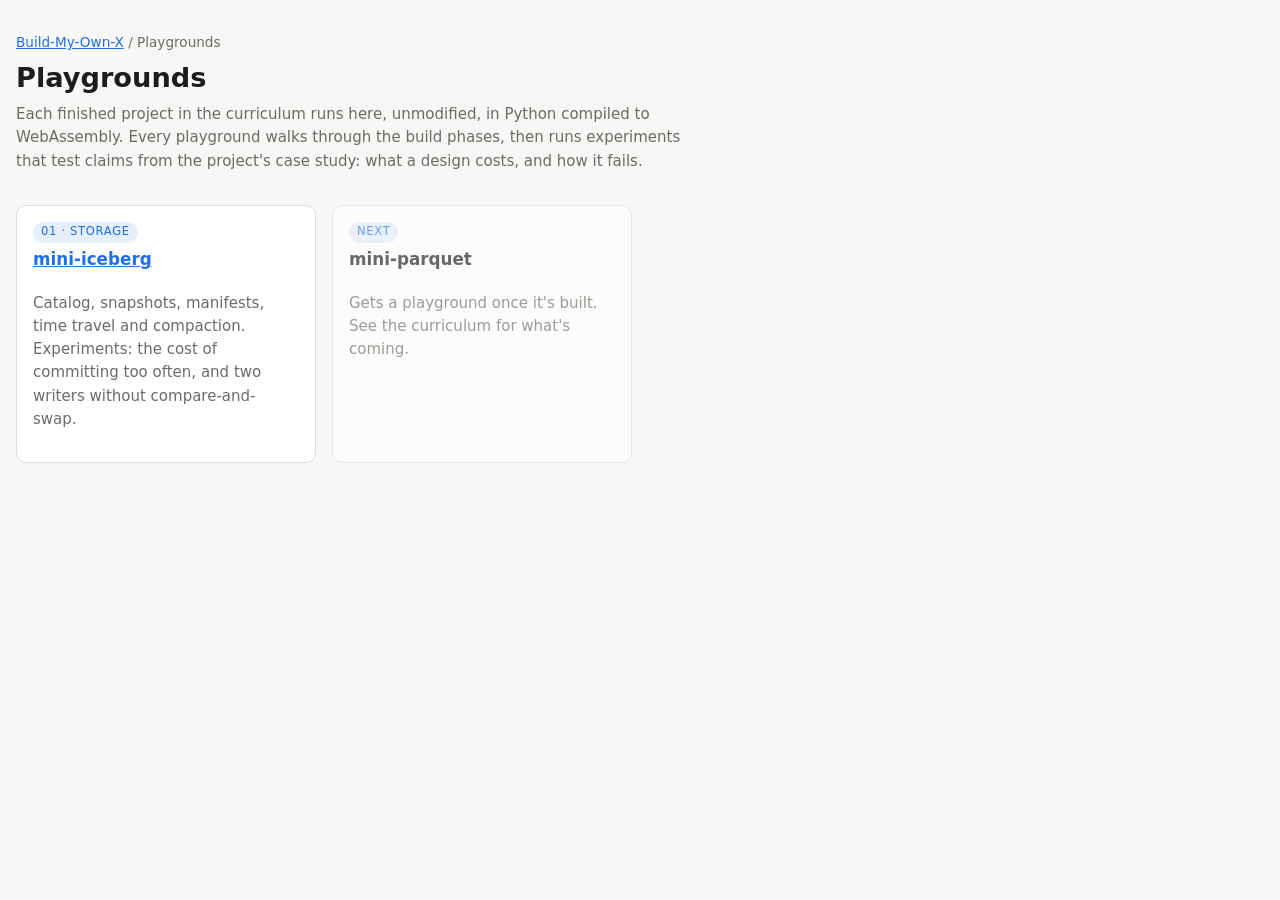
<file: playground/index.html>
<!doctype html>
<html lang="en">
<head>
  <meta charset="utf-8">
  <meta name="viewport" content="width=device-width, initial-scale=1">
  <title>Build-My-Own-X Playgrounds</title>
  <meta name="description" content="Run the Build-My-Own-X data engineering projects in your browser.">
  <link rel="icon" href="data:,">
  <link rel="stylesheet" href="shared/style.css">
</head>
<body>
  <header class="top">
    <div class="crumbs"><a href="https://github.com/FaizalAzman/Build-My-Own-X">Build-My-Own-X</a> / Playgrounds</div>
    <h1>Playgrounds</h1>
    <p class="lede">
      Each finished project in the curriculum runs here, unmodified, in Python compiled to WebAssembly. Every
      playground walks through the build phases, then runs experiments that test claims from the project's case
      study: what a design costs, and how it fails.
    </p>
  </header>
  <main class="layout" style="grid-template-columns: minmax(0, 1fr)">
    <ul class="cards">
      <li>
        <span class="label" style="align-self: flex-start">01 · Storage</span>
        <h2><a href="mini-iceberg/">mini-iceberg</a></h2>
        <p class="muted">Catalog, snapshots, manifests, time travel and compaction. Experiments: the cost of
          committing too often, and two writers without compare-and-swap.</p>
      </li>
      <li class="pending">
        <span class="label" style="align-self: flex-start">Next</span>
        <h2>mini-parquet</h2>
        <p class="muted">Gets a playground once it's built. See the curriculum for what's coming.</p>
      </li>
    </ul>
  </main>
</body>
</html>
</file>
<file: playground/shared/style.css>
:root {
  --bg: #f7f7f5;
  --surface: #ffffff;
  --surface-2: #f0f0ec;
  --border: #deded8;
  --text: #1d1d1b;
  --muted: #6b6b66;
  --accent: #1f6feb;
  --accent-soft: #e6effd;
  --ok: #1a7f37;
  --warn: #9a6700;
  --warn-soft: #fff6dc;
  --danger: #c62828;
  --code-bg: #f3f3ef;
  --radius: 10px;
  --mono: ui-monospace, "SF Mono", "Cascadia Code", Menlo, Consolas, monospace;
  --sans: system-ui, -apple-system, "Segoe UI", Roboto, sans-serif;
  color-scheme: light;
}

@media (prefers-color-scheme: dark) {
  :root {
    --bg: #141414;
    --surface: #1c1c1b;
    --surface-2: #242423;
    --border: #33332f;
    --text: #ececea;
    --muted: #9b9b95;
    --accent: #6ea8fe;
    --accent-soft: #1b2a40;
    --ok: #56d364;
    --warn: #e3b341;
    --warn-soft: #2e2615;
    --danger: #ff7b72;
    --code-bg: #20201f;
    color-scheme: dark;
  }
}

* { box-sizing: border-box; }
[hidden] { display: none !important; }
html { -webkit-text-size-adjust: 100%; }
body {
  margin: 0;
  background: var(--bg);
  color: var(--text);
  font: 15px/1.55 var(--sans);
}
a { color: var(--accent); }
code { font-family: var(--mono); font-size: 0.88em; }
p code, li code, .muted code { background: var(--code-bg); padding: 0.05em 0.35em; border-radius: 4px; }
h1, h2, h3 { line-height: 1.25; margin: 0; }
.muted { color: var(--muted); }
.small { font-size: 0.85em; }

button {
  font: inherit;
  color: inherit;
  cursor: pointer;
  border: 1px solid var(--border);
  background: var(--surface);
  border-radius: 8px;
  padding: 0.35rem 0.8rem;
}
button:hover:not(:disabled) { border-color: var(--accent); }
button:disabled { opacity: 0.5; cursor: not-allowed; }
button:focus-visible, textarea:focus-visible, select:focus-visible { outline: 2px solid var(--accent); outline-offset: 2px; }
button.primary, button.run { background: var(--accent); border-color: var(--accent); color: #fff; }
@media (prefers-color-scheme: dark) { button.primary, button.run { color: #0b1220; } }

/* ---- Page frame ---- */
.top { max-width: 1400px; margin: 0 auto; padding: 2rem 1rem 1rem; }
.crumbs { font-size: 0.85rem; color: var(--muted); margin-bottom: 0.5rem; }
.top h1 { font-size: 1.7rem; }
.lede { max-width: 70ch; color: var(--muted); margin: 0.5rem 0 1rem; }
.toolbar { display: flex; flex-wrap: wrap; gap: 0.5rem; align-items: center; }

.status {
  font-size: 0.85rem;
  padding: 0.25rem 0.7rem;
  border-radius: 999px;
  background: var(--surface-2);
  color: var(--muted);
  margin-right: auto;
}
.status[data-kind="ok"] { color: var(--ok); }
.status[data-kind="error"] { color: var(--danger); }
.status[data-kind="busy"]::before { content: "● "; animation: pulse 1.2s infinite; }
@keyframes pulse { 50% { opacity: 0.25; } }
@media (prefers-reduced-motion: reduce) { .status[data-kind="busy"]::before { animation: none; } }

.layout {
  max-width: 1400px;
  margin: 0 auto;
  padding: 0 1rem 3rem;
  display: grid;
  grid-template-columns: minmax(0, 1.15fr) minmax(0, 1fr);
  gap: 1.25rem;
  align-items: start;
}
@media (max-width: 960px) { .layout { grid-template-columns: minmax(0, 1fr); } }

/* ---- Notebook ---- */
.notebook { display: flex; flex-direction: column; gap: 1rem; min-width: 0; }
.step {
  background: var(--surface);
  border: 1px solid var(--border);
  border-radius: var(--radius);
  padding: 1rem 1.1rem;
  min-width: 0;
}
.step header { display: flex; gap: 0.6rem; align-items: baseline; flex-wrap: wrap; margin-bottom: 0.35rem; }
.step h2 { font-size: 1.1rem; }
.label {
  font-size: 0.72rem;
  text-transform: uppercase;
  letter-spacing: 0.06em;
  color: var(--accent);
  background: var(--accent-soft);
  padding: 0.1rem 0.5rem;
  border-radius: 999px;
}
.step > p { margin: 0.4rem 0; }
.think { color: var(--muted); font-size: 0.92em; border-left: 3px solid var(--accent); padding-left: 0.7rem; }

.cell { margin-top: 0.7rem; border: 1px solid var(--border); border-radius: 8px; overflow: hidden; }
textarea.code {
  display: block;
  width: 100%;
  min-height: 4rem;
  resize: vertical;
  border: 0;
  margin: 0;
  padding: 0.75rem;
  background: var(--code-bg);
  color: var(--text);
  font: 13px/1.5 var(--mono);
  tab-size: 4;
  white-space: pre;
  overflow-x: auto;
}
.cell-bar { display: flex; align-items: center; gap: 0.75rem; padding: 0.4rem 0.6rem; background: var(--surface-2); }
.hint { font-size: 0.78rem; color: var(--muted); }

.output { margin-top: 0.7rem; display: flex; flex-direction: column; gap: 0.5rem; min-width: 0; }
pre.out {
  margin: 0;
  padding: 0.6rem 0.75rem;
  background: var(--code-bg);
  border-radius: 8px;
  font: 12.5px/1.5 var(--mono);
  white-space: pre-wrap;
  word-break: break-word;
  max-height: 26rem;
  overflow: auto;
}
pre.err { color: var(--danger); }

.df-wrap { overflow-x: auto; max-height: 24rem; border: 1px solid var(--border); border-radius: 8px; }
table.df { border-collapse: collapse; font-size: 0.85rem; width: 100%; }
table.df th, table.df td { padding: 0.3rem 0.7rem; border-bottom: 1px solid var(--border); text-align: left; white-space: nowrap; }
table.df th { background: var(--surface-2); position: sticky; top: 0; font-weight: 600; }
table.df td { font-variant-numeric: tabular-nums; }

/* ---- Side panel ---- */
.panel {
  position: sticky;
  top: 1rem;
  max-height: calc(100vh - 2rem);
  overflow: auto;
  background: var(--surface);
  border: 1px solid var(--border);
  border-radius: var(--radius);
  min-width: 0;
}
@media (max-width: 960px) { .panel { position: static; max-height: none; } }
.tabs { display: flex; gap: 0.25rem; padding: 0.5rem 0.5rem 0; border-bottom: 1px solid var(--border); position: sticky; top: 0; background: var(--surface); z-index: 1; overflow-x: auto; }
.tabs button { border: 0; border-bottom: 2px solid transparent; border-radius: 0; background: none; padding: 0.5rem 0.75rem; color: var(--muted); white-space: nowrap; }
.tabs button[aria-selected="true"] { color: var(--text); border-bottom-color: var(--accent); }
.tab-body { padding: 1rem; display: flex; flex-direction: column; gap: 0.75rem; min-width: 0; }
.tab-body h3 { font-size: 0.95rem; margin-top: 0.5rem; }
.tab-body p { margin: 0; }

.chips { display: flex; flex-wrap: wrap; gap: 0.35rem; }
.chip { padding: 0.2rem 0.65rem; border-radius: 999px; font-size: 0.85rem; }
.chip[aria-selected="true"] { background: var(--accent-soft); border-color: var(--accent); color: var(--accent); }

.pointer { display: flex; flex-wrap: wrap; align-items: center; gap: 0.4rem; font-size: 0.9rem; }
.pointer code { background: var(--code-bg); padding: 0.15rem 0.45rem; border-radius: 6px; }
.arrow { color: var(--muted); }

.stats { display: grid; grid-template-columns: repeat(auto-fit, minmax(90px, 1fr)); gap: 0.5rem; }
.stat { background: var(--surface-2); border-radius: 8px; padding: 0.5rem 0.6rem; display: flex; flex-direction: column; }
.stat-value { font-size: 1.15rem; font-weight: 600; font-variant-numeric: tabular-nums; }
.stat-label { font-size: 0.75rem; color: var(--muted); }

.callout { border-radius: 8px; padding: 0.7rem 0.85rem; display: flex; flex-direction: column; gap: 0.35rem; }
.callout.warn { background: var(--warn-soft); border: 1px solid var(--warn); }
.callout.warn strong { color: var(--warn); }

ol.snapshots { list-style: none; margin: 0; padding: 0; display: flex; flex-direction: column; gap: 0.35rem; }
ol.snapshots > li { border: 1px solid var(--border); border-radius: 8px; overflow: hidden; }
ol.snapshots > li.selected { border-color: var(--accent); }
.snap-row { width: 100%; display: flex; flex-wrap: wrap; gap: 0.6rem; align-items: center; border: 0; border-radius: 0; text-align: left; background: none; }
.snap-id { font-family: var(--mono); font-weight: 600; }
.op { font-size: 0.75rem; padding: 0.05rem 0.45rem; border-radius: 4px; background: var(--surface-2); }
.op-compaction { background: var(--accent-soft); color: var(--accent); }
.badge { margin-left: auto; font-size: 0.72rem; color: var(--ok); border: 1px solid var(--ok); border-radius: 999px; padding: 0 0.5rem; }
.snap-detail { padding: 0.5rem 0.8rem 0.8rem; border-top: 1px solid var(--border); font-size: 0.88rem; display: flex; flex-direction: column; gap: 0.5rem; }
.manifest > code { font-weight: 600; }
ul.files { list-style: none; margin: 0.25rem 0 0; padding-left: 1rem; display: flex; flex-direction: column; gap: 0.15rem; }
.tag { margin-left: 0.4rem; font-size: 0.72rem; color: var(--warn); }
.tag.danger { color: var(--danger); }

.versions { display: flex; flex-wrap: wrap; gap: 0.3rem; }
.versions code { background: var(--code-bg); padding: 0.1rem 0.4rem; border-radius: 4px; }
.versions code.current { background: var(--accent-soft); color: var(--accent); font-weight: 600; }

ul.file-list { list-style: none; margin: 0; padding: 0; display: flex; flex-direction: column; }
button.file { width: 100%; display: flex; justify-content: space-between; gap: 1rem; border: 0; border-radius: 6px; text-align: left; background: none; padding: 0.3rem 0.5rem; }
button.file:hover { background: var(--surface-2); }
button.file code { overflow-wrap: anywhere; }
.preview-head { display: flex; flex-direction: column; gap: 0.2rem; margin-bottom: 0.4rem; }

select { font: inherit; color: inherit; background: var(--surface); border: 1px solid var(--border); border-radius: 8px; padding: 0.3rem 0.5rem; max-width: 100%; }
.source-bar { display: flex; flex-wrap: wrap; gap: 0.5rem; align-items: center; }
textarea.source { min-height: 24rem; border: 1px solid var(--border); border-radius: 8px; }
.note[data-kind="ok"], .summary[data-kind="ok"] { color: var(--ok); }
.note[data-kind="error"], .summary[data-kind="error"] { color: var(--danger); white-space: pre-wrap; font-family: var(--mono); font-size: 0.8rem; }

footer { max-width: 1400px; margin: 0 auto; padding: 0 1rem 2rem; color: var(--muted); font-size: 0.85rem; }

/* ---- Landing ---- */
.cards { list-style: none; padding: 0; margin: 0; display: grid; grid-template-columns: repeat(auto-fill, minmax(260px, 1fr)); gap: 1rem; }
.cards li { background: var(--surface); border: 1px solid var(--border); border-radius: var(--radius); padding: 1rem; display: flex; flex-direction: column; gap: 0.4rem; }
.cards li.pending { opacity: 0.65; }
.cards h2 { font-size: 1.05rem; }
</file>
